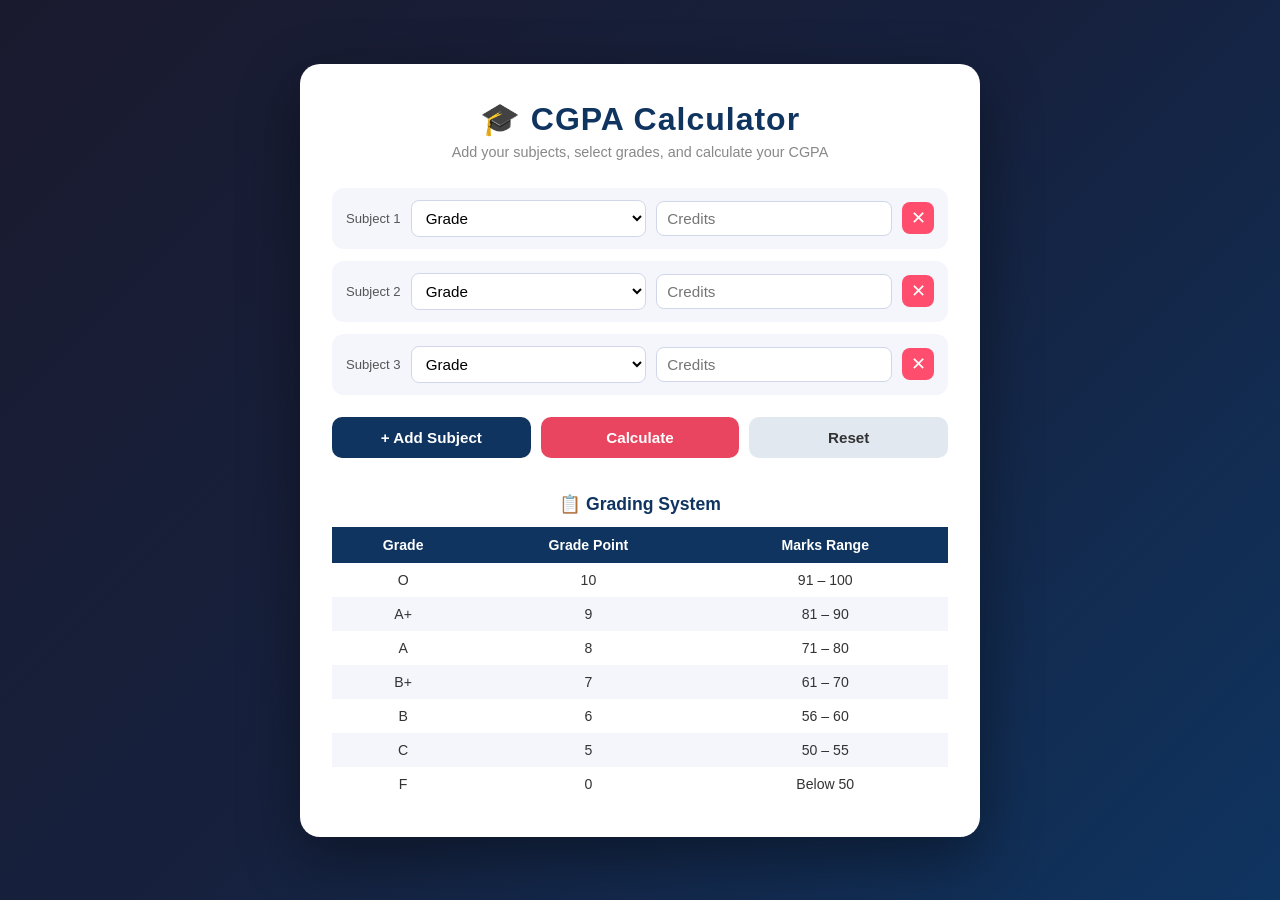
<file: index.html>
<!DOCTYPE html>
<html lang="en">
<head>
  <meta charset="UTF-8" />
  <meta name="viewport" content="width=device-width, initial-scale=1.0"/>
  <title>CGPA Calculator</title>
  <style>
    * { box-sizing: border-box; margin: 0; padding: 0; }

    body {
      min-height: 100vh;
      background: linear-gradient(135deg, #1a1a2e, #16213e, #0f3460);
      display: flex;
      align-items: center;
      justify-content: center;
      font-family: 'Segoe UI', sans-serif;
      padding: 30px 16px;
    }

    .card {
      background: #ffffff;
      border-radius: 20px;
      box-shadow: 0 20px 60px rgba(0, 0, 0, 0.4);
      padding: 36px 32px;
      width: 100%;
      max-width: 680px;
    }

    h1 {
      text-align: center;
      font-size: 2rem;
      color: #0f3460;
      margin-bottom: 6px;
      letter-spacing: 1px;
    }

    .subtitle {
      text-align: center;
      color: #888;
      font-size: 0.9rem;
      margin-bottom: 28px;
    }

    /* Subject rows */
    #subjects { display: flex; flex-direction: column; gap: 12px; }

    .subject-row {
      display: flex;
      align-items: center;
      gap: 10px;
      background: #f4f6fb;
      border-radius: 12px;
      padding: 12px 14px;
    }

    .subject-row label {
      font-size: 0.82rem;
      color: #555;
      white-space: nowrap;
    }

    .subject-row select,
    .subject-row input {
      flex: 1;
      padding: 8px 10px;
      border: 1.5px solid #d0d7e8;
      border-radius: 8px;
      font-size: 0.95rem;
      outline: none;
      background: #fff;
      transition: border 0.2s;
    }

    .subject-row select:focus,
    .subject-row input:focus { border-color: #0f3460; }

    .remove-btn {
      background: #ff4d6d;
      color: #fff;
      border: none;
      border-radius: 8px;
      width: 32px;
      height: 32px;
      font-size: 1.1rem;
      cursor: pointer;
      flex-shrink: 0;
      transition: background 0.2s, transform 0.15s;
    }

    .remove-btn:hover { background: #c9184a; transform: scale(1.1); }

    /* Buttons */
    .btn-group {
      display: flex;
      gap: 10px;
      margin-top: 22px;
      flex-wrap: wrap;
    }

    .btn {
      flex: 1;
      min-width: 120px;
      padding: 12px;
      border: none;
      border-radius: 10px;
      font-size: 0.95rem;
      font-weight: 600;
      cursor: pointer;
      transition: background 0.2s, transform 0.15s, box-shadow 0.2s;
    }

    .btn:hover { transform: translateY(-2px); box-shadow: 0 6px 18px rgba(0,0,0,0.15); }
    .btn:active { transform: translateY(0); }

    .btn-add    { background: #0f3460; color: #fff; }
    .btn-add:hover { background: #16213e; }

    .btn-calc   { background: #e94560; color: #fff; }
    .btn-calc:hover { background: #c9184a; }

    .btn-reset  { background: #e2e8f0; color: #333; }
    .btn-reset:hover { background: #cbd5e1; }

    /* Result */
    .result {
      margin-top: 24px;
      padding: 18px 20px;
      border-radius: 12px;
      text-align: center;
      font-size: 1rem;
      display: none;
    }

    .result.success {
      background: #ecfdf5;
      border: 1.5px solid #6ee7b7;
      color: #065f46;
      display: block;
    }

    .result.error {
      background: #fff1f2;
      border: 1.5px solid #fda4af;
      color: #9f1239;
      display: block;
    }

    .result .big { font-size: 1.6rem; font-weight: 700; margin: 4px 0; }

    /* Grade table */
    .table-section { margin-top: 36px; }

    .table-section h2 {
      font-size: 1.1rem;
      color: #0f3460;
      margin-bottom: 12px;
      text-align: center;
    }

    table {
      width: 100%;
      border-collapse: collapse;
      font-size: 0.88rem;
    }

    thead tr { background: #0f3460; color: #fff; }
    thead th { padding: 10px 12px; text-align: center; }

    tbody tr:nth-child(even) { background: #f4f6fb; }
    tbody tr:hover { background: #e8edf8; }
    tbody td { padding: 9px 12px; text-align: center; color: #333; }

    @media (max-width: 480px) {
      .card { padding: 24px 16px; }
      h1 { font-size: 1.5rem; }
      .subject-row { flex-wrap: wrap; }
    }
  </style>
</head>
<body>

<div class="card">
  <h1>🎓 CGPA Calculator</h1>
  <p class="subtitle">Add your subjects, select grades, and calculate your CGPA</p>

  <div id="subjects"></div>

  <div class="btn-group">
    <button class="btn btn-add"   onclick="addSubject()">+ Add Subject</button>
    <button class="btn btn-calc"  onclick="calculate()">Calculate</button>
    <button class="btn btn-reset" onclick="resetAll()">Reset</button>
  </div>

  <div class="result" id="result"></div>

  <!-- Grading Table -->
  <div class="table-section">
    <h2>📋 Grading System</h2>
    <table>
      <thead>
        <tr>
          <th>Grade</th>
          <th>Grade Point</th>
          <th>Marks Range</th>
        </tr>
      </thead>
      <tbody>
        <tr><td>O</td><td>10</td><td>91 – 100</td></tr>
        <tr><td>A+</td><td>9</td><td>81 – 90</td></tr>
        <tr><td>A</td><td>8</td><td>71 – 80</td></tr>
        <tr><td>B+</td><td>7</td><td>61 – 70</td></tr>
        <tr><td>B</td><td>6</td><td>56 – 60</td></tr>
        <tr><td>C</td><td>5</td><td>50 – 55</td></tr>
        <tr><td>F</td><td>0</td><td>Below 50</td></tr>
      </tbody>
    </table>
  </div>
</div>

<script>
  const gradePoints = { O: 10, 'A+': 9, A: 8, 'B+': 7, B: 6, C: 5, F: 0 };
  let subjectCount = 0;

  function addSubject() {
    subjectCount++;
    const container = document.getElementById('subjects');
    const row = document.createElement('div');
    row.className = 'subject-row';
    row.id = 'row-' + subjectCount;

    row.innerHTML = `
      <label>Subject ${subjectCount}</label>
      <select>
        <option value="">Grade</option>
        ${Object.keys(gradePoints).map(g => `<option value="${g}">${g}</option>`).join('')}
      </select>
      <input type="number" placeholder="Credits" min="1" max="10" />
      <button class="remove-btn" onclick="removeSubject('row-${subjectCount}')" title="Remove">✕</button>
    `;

    container.appendChild(row);
  }

  function removeSubject(id) {
    const row = document.getElementById(id);
    if (row) row.remove();
  }

  function calculate() {
    const rows = document.querySelectorAll('.subject-row');
    const resultEl = document.getElementById('result');

    if (rows.length === 0) {
      showError('Please add at least one subject.');
      return;
    }

    let totalPoints = 0, totalCredits = 0, valid = 0;

    rows.forEach(row => {
      const grade  = row.querySelector('select').value;
      const credit = parseFloat(row.querySelector('input').value);

      if (grade && !isNaN(credit) && credit > 0) {
        totalPoints  += gradePoints[grade] * credit;
        totalCredits += credit;
        valid++;
      }
    });

    if (valid === 0 || totalCredits === 0) {
      showError('No valid data found. Please fill in grade and credit for at least one subject.');
      return;
    }

    const cgpa       = totalPoints / totalCredits;
    const percentage = cgpa * 9.5;

    resultEl.className = 'result success';
    resultEl.innerHTML = `
      <div>Your CGPA</div>
      <div class="big">${cgpa.toFixed(2)}</div>
      <div style="margin-top:8px">Percentage: <strong>${percentage.toFixed(2)}%</strong></div>
      <div style="margin-top:4px;font-size:0.82rem;color:#6b7280">Based on ${valid} subject(s) · ${totalCredits} total credits</div>
    `;
  }

  function showError(msg) {
    const resultEl = document.getElementById('result');
    resultEl.className = 'result error';
    resultEl.innerHTML = `⚠️ ${msg}`;
  }

  function resetAll() {
    document.getElementById('subjects').innerHTML = '';
    const resultEl = document.getElementById('result');
    resultEl.className = 'result';
    resultEl.innerHTML = '';
    subjectCount = 0;
  }

  // Start with 3 subjects by default
  addSubject();
  addSubject();
  addSubject();
</script>

</body>
</html>
</file>
